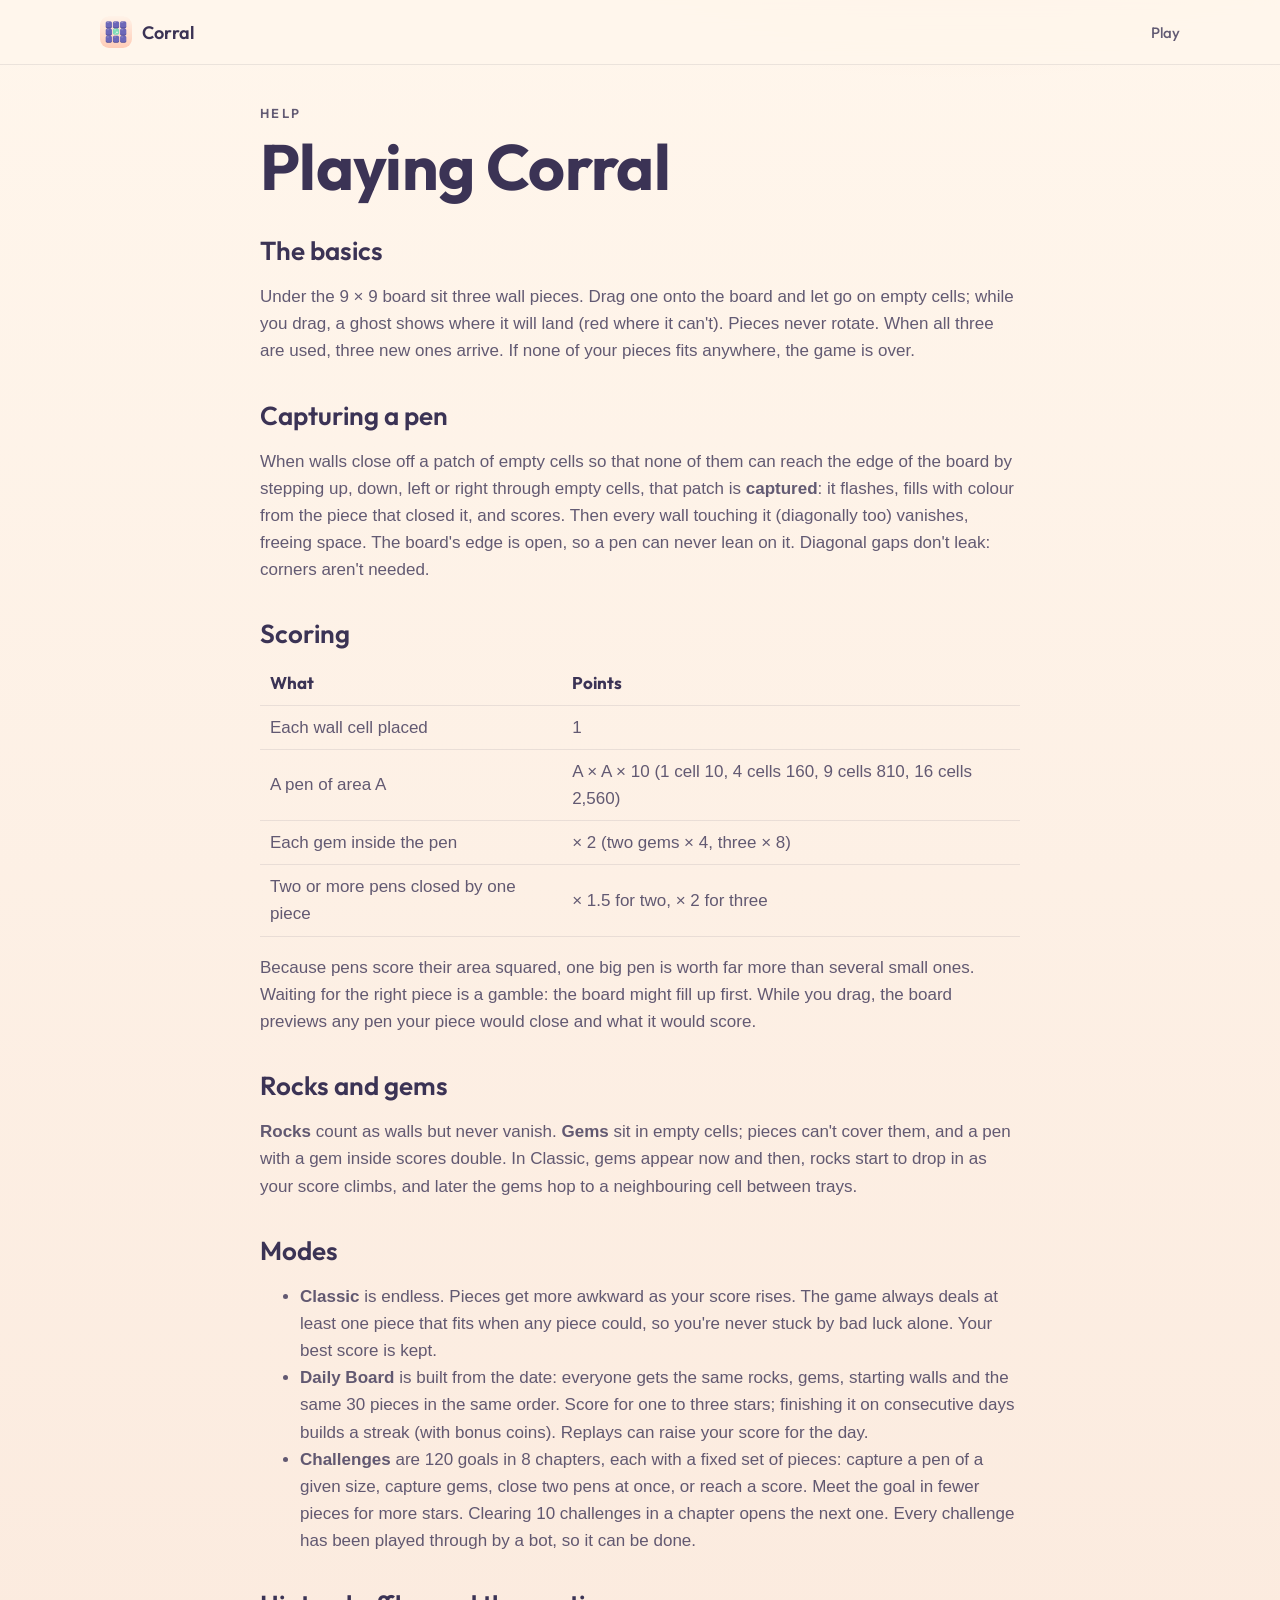
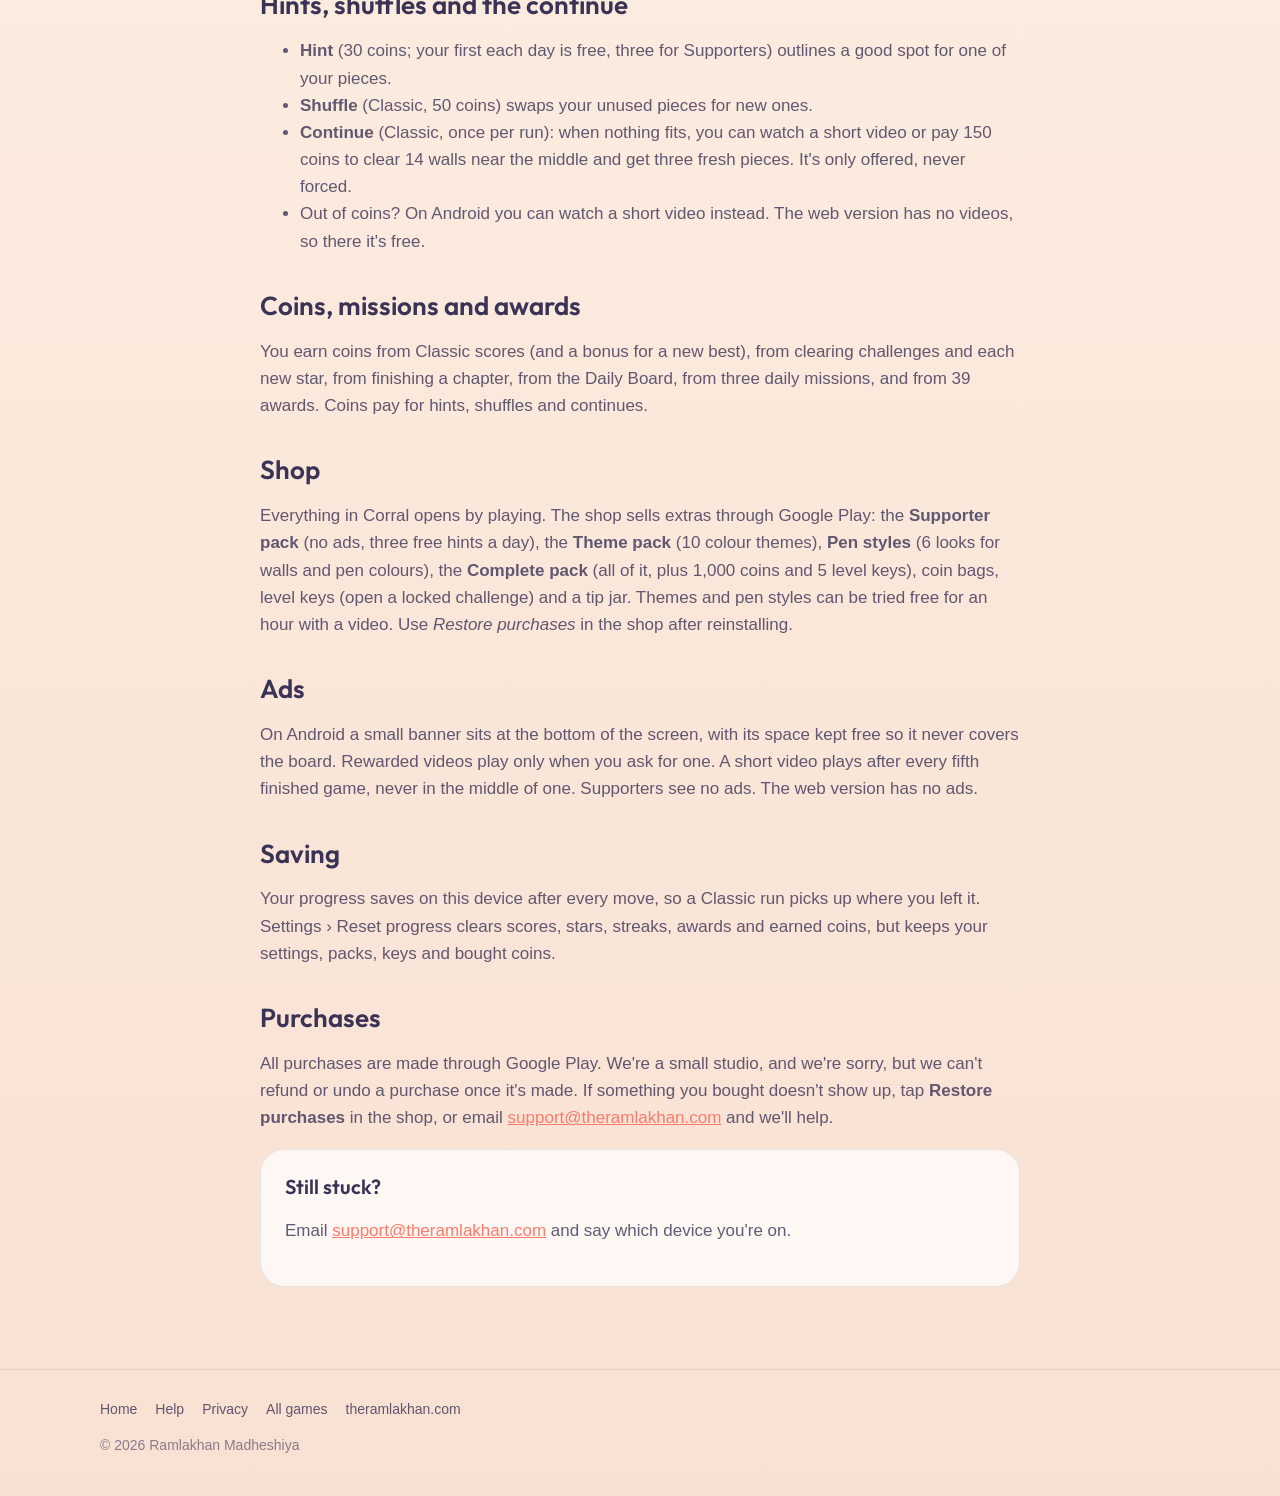
<file: web/help/index.html>
<!doctype html>
<html lang="en">
<head>
<meta charset="utf-8">
<meta name="viewport" content="width=device-width, initial-scale=1, viewport-fit=cover">
<title>Corral Help</title>
<meta name="description" content="How to play Corral: placing walls, capturing pens, scoring, gems, rocks, combos, the modes, stars, hints, purchases and saving.">
<meta name="theme-color" content="#FFF6EC">
<link rel="icon" href="../icon.svg" type="image/svg+xml">
<link rel="preconnect" href="https://fonts.googleapis.com">
<link rel="preconnect" href="https://fonts.gstatic.com" crossorigin>
<link href="https://fonts.googleapis.com/css2?family=Outfit:wght@400;500;600;700&display=swap" rel="stylesheet">
<link rel="stylesheet" href="../assets/site.css">
</head>
<body>
<header class="nav">
  <div class="container nav-inner">
    <a class="wordmark" href="../"><img src="../images/icon-512.png" alt="" width="32" height="32"><span>Corral</span></a>
    <a class="link" href="../play/">Play</a>
  </div>
</header>
<main class="container doc">
  <p class="eyebrow">Help</p>
  <h1>Playing Corral</h1>

  <h2>The basics</h2>
  <p>Under the 9 × 9 board sit three wall pieces. Drag one onto the board and let go on empty cells; while you drag, a ghost shows where it will land (red where it can't). Pieces never rotate. When all three are used, three new ones arrive. If none of your pieces fits anywhere, the game is over.</p>

  <h2>Capturing a pen</h2>
  <p>When walls close off a patch of empty cells so that none of them can reach the edge of the board by stepping up, down, left or right through empty cells, that patch is <strong>captured</strong>: it flashes, fills with colour from the piece that closed it, and scores. Then every wall touching it (diagonally too) vanishes, freeing space. The board's edge is open, so a pen can never lean on it. Diagonal gaps don't leak: corners aren't needed.</p>

  <h2>Scoring</h2>
  <table>
    <tr><th>What</th><th>Points</th></tr>
    <tr><td>Each wall cell placed</td><td>1</td></tr>
    <tr><td>A pen of area A</td><td>A × A × 10 (1 cell 10, 4 cells 160, 9 cells 810, 16 cells 2,560)</td></tr>
    <tr><td>Each gem inside the pen</td><td>× 2 (two gems × 4, three × 8)</td></tr>
    <tr><td>Two or more pens closed by one piece</td><td>× 1.5 for two, × 2 for three</td></tr>
  </table>
  <p>Because pens score their area squared, one big pen is worth far more than several small ones. Waiting for the right piece is a gamble: the board might fill up first. While you drag, the board previews any pen your piece would close and what it would score.</p>

  <h2>Rocks and gems</h2>
  <p><strong>Rocks</strong> count as walls but never vanish. <strong>Gems</strong> sit in empty cells; pieces can't cover them, and a pen with a gem inside scores double. In Classic, gems appear now and then, rocks start to drop in as your score climbs, and later the gems hop to a neighbouring cell between trays.</p>

  <h2>Modes</h2>
  <ul>
    <li><strong>Classic</strong> is endless. Pieces get more awkward as your score rises. The game always deals at least one piece that fits when any piece could, so you're never stuck by bad luck alone. Your best score is kept.</li>
    <li><strong>Daily Board</strong> is built from the date: everyone gets the same rocks, gems, starting walls and the same 30 pieces in the same order. Score for one to three stars; finishing it on consecutive days builds a streak (with bonus coins). Replays can raise your score for the day.</li>
    <li><strong>Challenges</strong> are 120 goals in 8 chapters, each with a fixed set of pieces: capture a pen of a given size, capture gems, close two pens at once, or reach a score. Meet the goal in fewer pieces for more stars. Clearing 10 challenges in a chapter opens the next one. Every challenge has been played through by a bot, so it can be done.</li>
  </ul>

  <h2>Hints, shuffles and the continue</h2>
  <ul>
    <li><strong>Hint</strong> (30 coins; your first each day is free, three for Supporters) outlines a good spot for one of your pieces.</li>
    <li><strong>Shuffle</strong> (Classic, 50 coins) swaps your unused pieces for new ones.</li>
    <li><strong>Continue</strong> (Classic, once per run): when nothing fits, you can watch a short video or pay 150 coins to clear 14 walls near the middle and get three fresh pieces. It's only offered, never forced.</li>
    <li>Out of coins? On Android you can watch a short video instead. The web version has no videos, so there it's free.</li>
  </ul>

  <h2>Coins, missions and awards</h2>
  <p>You earn coins from Classic scores (and a bonus for a new best), from clearing challenges and each new star, from finishing a chapter, from the Daily Board, from three daily missions, and from 39 awards. Coins pay for hints, shuffles and continues.</p>

  <h2>Shop</h2>
  <p>Everything in Corral opens by playing. The shop sells extras through Google Play: the <strong>Supporter pack</strong> (no ads, three free hints a day), the <strong>Theme pack</strong> (10 colour themes), <strong>Pen styles</strong> (6 looks for walls and pen colours), the <strong>Complete pack</strong> (all of it, plus 1,000 coins and 5 level keys), coin bags, level keys (open a locked challenge) and a tip jar. Themes and pen styles can be tried free for an hour with a video. Use <em>Restore purchases</em> in the shop after reinstalling.</p>

  <h2>Ads</h2>
  <p>On Android a small banner sits at the bottom of the screen, with its space kept free so it never covers the board. Rewarded videos play only when you ask for one. A short video plays after every fifth finished game, never in the middle of one. Supporters see no ads. The web version has no ads.</p>

  <h2>Saving</h2>
  <p>Your progress saves on this device after every move, so a Classic run picks up where you left it. Settings › Reset progress clears scores, stars, streaks, awards and earned coins, but keeps your settings, packs, keys and bought coins.</p>

  <h2>Purchases</h2>
  <p>All purchases are made through Google Play. We're a small studio, and we're sorry, but we can't refund or undo a purchase once it's made. If something you bought doesn't show up, tap <strong>Restore purchases</strong> in the shop, or email <a href="mailto:support@theramlakhan.com">support@theramlakhan.com</a> and we'll help.</p>

  <div class="card">
    <h3>Still stuck?</h3>
    <p>Email <a href="mailto:support@theramlakhan.com?subject=Corral%20help">support@theramlakhan.com</a> and say which device you're on.</p>
  </div>
</main>
<footer class="footer">
  <div class="container">
    <div class="footer-top">
      <nav class="footer-links" aria-label="Site"><a href="../">Home</a> <a href="./" aria-current="page">Help</a> <a href="../privacy/">Privacy</a> <a href="/games/">All games</a> <a href="https://theramlakhan.com/">theramlakhan.com</a></nav>
    </div>
    <p class="footer-meta">© 2026 Ramlakhan Madheshiya</p>
  </div>
</footer>
</body>
</html>
</file>
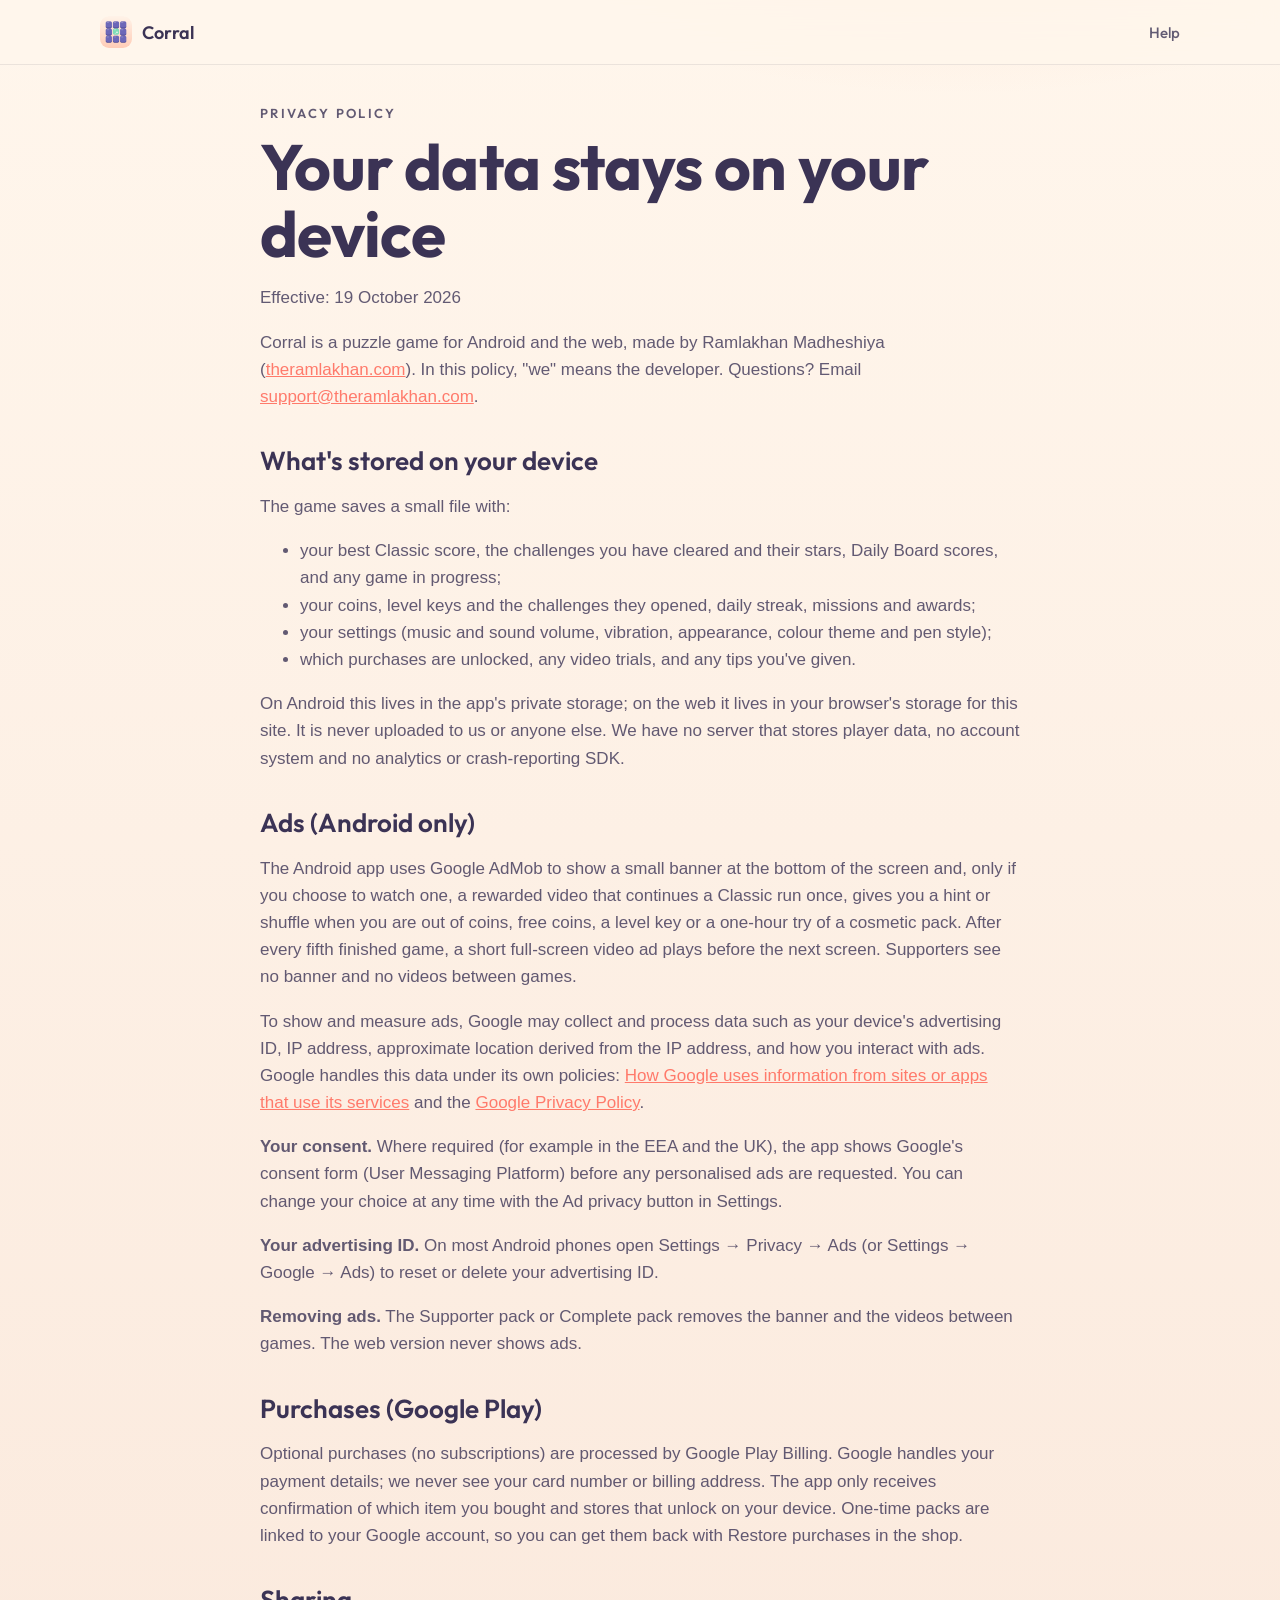
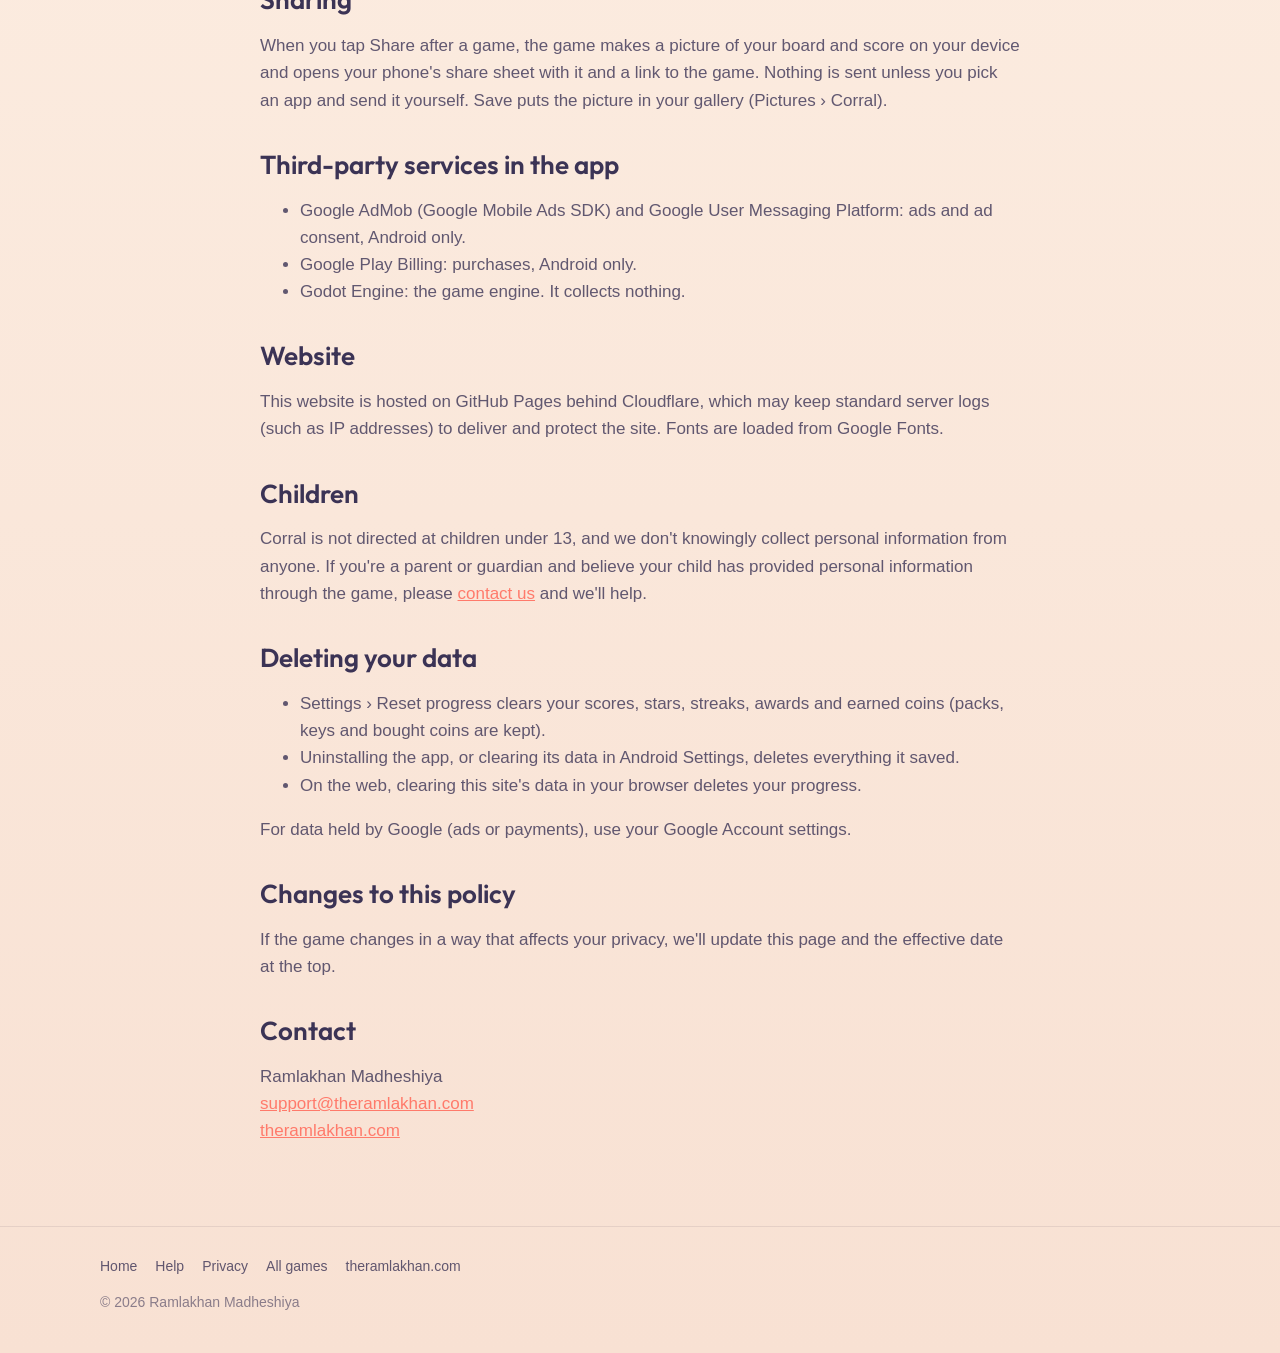
<file: web/privacy/index.html>
<!doctype html>
<html lang="en">
<head>
<meta charset="utf-8">
<meta name="viewport" content="width=device-width, initial-scale=1, viewport-fit=cover">
<title>Corral Privacy Policy</title>
<meta name="description" content="How Corral handles data: progress stays on your device; ads (Android) by Google AdMob; purchases by Google Play.">
<meta name="theme-color" content="#FFF6EC">
<link rel="icon" href="../icon.svg" type="image/svg+xml">
<link rel="preconnect" href="https://fonts.googleapis.com">
<link rel="preconnect" href="https://fonts.gstatic.com" crossorigin>
<link href="https://fonts.googleapis.com/css2?family=Outfit:wght@400;500;600;700&display=swap" rel="stylesheet">
<link rel="stylesheet" href="../assets/site.css">
</head>
<body>
<header class="nav">
  <div class="container nav-inner">
    <a class="wordmark" href="../"><img src="../images/icon-512.png" alt="" width="32" height="32"><span>Corral</span></a>
    <a class="link" href="../help/">Help</a>
  </div>
</header>
<main class="container doc">
  <p class="eyebrow">Privacy policy</p>
  <h1>Your data stays on your device</h1>
  <p>Effective: 19 October 2026</p>
  <p>Corral is a puzzle game for Android and the web, made by Ramlakhan Madheshiya (<a href="https://theramlakhan.com">theramlakhan.com</a>). In this policy, "we" means the developer. Questions? Email <a href="mailto:support@theramlakhan.com?subject=Corral%20privacy">support@theramlakhan.com</a>.</p>

  <h2>What's stored on your device</h2>
  <p>The game saves a small file with:</p>
  <ul>
    <li>your best Classic score, the challenges you have cleared and their stars, Daily Board scores, and any game in progress;</li>
    <li>your coins, level keys and the challenges they opened, daily streak, missions and awards;</li>
    <li>your settings (music and sound volume, vibration, appearance, colour theme and pen style);</li>
    <li>which purchases are unlocked, any video trials, and any tips you've given.</li>
  </ul>
  <p>On Android this lives in the app's private storage; on the web it lives in your browser's storage for this site. It is never uploaded to us or anyone else. We have no server that stores player data, no account system and no analytics or crash-reporting SDK.</p>

  <h2>Ads (Android only)</h2>
  <p>The Android app uses Google AdMob to show a small banner at the bottom of the screen and, only if you choose to watch one, a rewarded video that continues a Classic run once, gives you a hint or shuffle when you are out of coins, free coins, a level key or a one-hour try of a cosmetic pack. After every fifth finished game, a short full-screen video ad plays before the next screen. Supporters see no banner and no videos between games.</p>
  <p>To show and measure ads, Google may collect and process data such as your device's advertising ID, IP address, approximate location derived from the IP address, and how you interact with ads. Google handles this data under its own policies: <a href="https://policies.google.com/technologies/partner-sites">How Google uses information from sites or apps that use its services</a> and the <a href="https://policies.google.com/privacy">Google Privacy Policy</a>.</p>
  <p><strong>Your consent.</strong> Where required (for example in the EEA and the UK), the app shows Google's consent form (User Messaging Platform) before any personalised ads are requested. You can change your choice at any time with the Ad privacy button in Settings.</p>
  <p><strong>Your advertising ID.</strong> On most Android phones open Settings → Privacy → Ads (or Settings → Google → Ads) to reset or delete your advertising ID.</p>
  <p><strong>Removing ads.</strong> The Supporter pack or Complete pack removes the banner and the videos between games. The web version never shows ads.</p>

  <h2>Purchases (Google Play)</h2>
  <p>Optional purchases (no subscriptions) are processed by Google Play Billing. Google handles your payment details; we never see your card number or billing address. The app only receives confirmation of which item you bought and stores that unlock on your device. One-time packs are linked to your Google account, so you can get them back with Restore purchases in the shop.</p>

  <h2>Sharing</h2>
  <p>When you tap Share after a game, the game makes a picture of your board and score on your device and opens your phone's share sheet with it and a link to the game. Nothing is sent unless you pick an app and send it yourself. Save puts the picture in your gallery (Pictures › Corral).</p>

  <h2>Third-party services in the app</h2>
  <ul>
    <li>Google AdMob (Google Mobile Ads SDK) and Google User Messaging Platform: ads and ad consent, Android only.</li>
    <li>Google Play Billing: purchases, Android only.</li>
    <li>Godot Engine: the game engine. It collects nothing.</li>
  </ul>

  <h2>Website</h2>
  <p>This website is hosted on GitHub Pages behind Cloudflare, which may keep standard server logs (such as IP addresses) to deliver and protect the site. Fonts are loaded from Google Fonts.</p>

  <h2>Children</h2>
  <p>Corral is not directed at children under 13, and we don't knowingly collect personal information from anyone. If you're a parent or guardian and believe your child has provided personal information through the game, please <a href="mailto:support@theramlakhan.com?subject=Corral%20privacy">contact us</a> and we'll help.</p>

  <h2>Deleting your data</h2>
  <ul>
    <li>Settings › Reset progress clears your scores, stars, streaks, awards and earned coins (packs, keys and bought coins are kept).</li>
    <li>Uninstalling the app, or clearing its data in Android Settings, deletes everything it saved.</li>
    <li>On the web, clearing this site's data in your browser deletes your progress.</li>
  </ul>
  <p>For data held by Google (ads or payments), use your Google Account settings.</p>

  <h2>Changes to this policy</h2>
  <p>If the game changes in a way that affects your privacy, we'll update this page and the effective date at the top.</p>

  <h2>Contact</h2>
  <p>Ramlakhan Madheshiya<br>
  <a href="mailto:support@theramlakhan.com?subject=Corral%20privacy">support@theramlakhan.com</a><br>
  <a href="https://theramlakhan.com">theramlakhan.com</a></p>
</main>
<footer class="footer">
  <div class="container">
    <div class="footer-top">
      <nav class="footer-links" aria-label="Site"><a href="../">Home</a> <a href="../help/">Help</a> <a href="./" aria-current="page">Privacy</a> <a href="/games/">All games</a> <a href="https://theramlakhan.com/">theramlakhan.com</a></nav>
    </div>
    <p class="footer-meta">© 2026 Ramlakhan Madheshiya</p>
  </div>
</footer>
</body>
</html>
</file>
<file: web/assets/site.css>
/* Corral site. Soft pastel paper, chunky indigo walls, pens that fill with colour. */
:root {
  --bg: #FFF6EC;
  --bg-2: #F8E1D3;
  --card: rgba(255, 255, 255, .72);
  --line: rgba(59, 51, 85, .10);
  --ink: #3B3355;
  --ink-2: rgba(59, 51, 85, .80);
  --ink-3: rgba(59, 51, 85, .58);
  --accent: #FF7A6B;
  --accent-ink: #2A2244;
  --wall: #6C67B8;
  --mint: #7FDDB8;
  --peach: #FFB08A;
  --lilac: #B9A6FF;
  --gem: #3FD0E6;
  --display: "Outfit", -apple-system, BlinkMacSystemFont, "Segoe UI", system-ui, sans-serif;
  --text: -apple-system, BlinkMacSystemFont, "Segoe UI", Inter, Roboto, "Helvetica Neue", Arial, system-ui, sans-serif;
  --gutter: 20px;
  color-scheme: light dark;
}
@media (prefers-color-scheme: dark) {
  :root {
    --bg: #16152A;
    --bg-2: #2C2B4A;
    --card: rgba(255, 255, 255, .06);
    --line: rgba(255, 255, 255, .10);
    --ink: #F4F0FF;
    --ink-2: rgba(244, 240, 255, .80);
    --ink-3: rgba(244, 240, 255, .58);
    --accent: #FF8C7A;
    --wall: #C9C2FF;
  }
}
* { box-sizing: border-box; }
html { -webkit-text-size-adjust: 100%; }
body {
  margin: 0;
  background: radial-gradient(1100px 650px at 75% -10%, rgba(255, 176, 138, .35) 0%, transparent 60%), linear-gradient(180deg, var(--bg) 0%, var(--bg-2) 100%);
  background-color: var(--bg);
  color: var(--ink);
  font: 17px/1.6 var(--text);
  min-height: 100vh;
}
a { color: var(--accent); }
img { max-width: 100%; height: auto; display: block; }
.container { width: min(1080px, 100% - 2 * var(--gutter)); margin-inline: auto; }
.skip { position: absolute; left: -999px; }
.skip:focus { left: 12px; top: 12px; background: var(--accent); color: var(--accent-ink); padding: 8px 12px; border-radius: 10px; z-index: 9; }

.nav { position: sticky; top: 0; z-index: 5; backdrop-filter: blur(14px); background: color-mix(in srgb, var(--bg) 78%, transparent); border-bottom: 1px solid var(--line); }
.nav-inner { display: flex; align-items: center; justify-content: space-between; height: 64px; }
.wordmark { display: inline-flex; align-items: center; gap: 10px; color: var(--ink); text-decoration: none; font: 600 18px var(--display); }
.wordmark img { width: 32px; height: 32px; border-radius: 9px; }
.nav .link { color: var(--ink-2); text-decoration: none; font: 500 15px var(--display); }
.nav .link:hover { color: var(--ink); }

.hero { padding: 56px 0 24px; display: grid; gap: 40px; grid-template-columns: 1.1fr .9fr; align-items: center; }
.eyebrow { font: 600 13px var(--display); letter-spacing: .18em; text-transform: uppercase; color: var(--accent); margin: 0 0 12px; }
h1 { font: 700 clamp(40px, 6vw, 64px)/1.05 var(--display); margin: 0 0 16px; letter-spacing: -.01em; }
h2 { font: 600 clamp(28px, 3.6vw, 38px)/1.15 var(--display); margin: 0 0 12px; }
h3 { font: 600 20px/1.3 var(--display); margin: 0 0 6px; }
.lede { font-size: 19px; color: var(--ink-2); max-width: 34em; margin: 0 0 24px; }
.btn-row { display: flex; flex-wrap: wrap; gap: 12px; align-items: center; }
.btn { display: inline-flex; align-items: center; gap: 10px; padding: 14px 22px; border-radius: 999px; font: 600 16px var(--display); text-decoration: none; color: var(--ink); background: var(--card); border: 1px solid var(--line); min-height: 50px; box-shadow: 0 6px 0 -2px var(--line); }
.btn:hover { filter: brightness(1.04); }
.btn svg { width: 20px; height: 20px; }
.btn-primary { background: var(--accent); color: var(--accent-ink); border-color: transparent; box-shadow: 0 6px 0 -1px #C2483B; }
.meta { color: var(--ink-3); font-size: 14px; margin-top: 14px; }

.phone { border-radius: 30px; overflow: hidden; border: 1px solid var(--line); box-shadow: 0 40px 80px -30px rgba(59, 51, 85, .45); background: var(--bg); }
.hero .phone { max-width: 340px; margin-inline: auto; }
.shots { display: grid; grid-template-columns: repeat(3, 1fr); gap: 20px; margin: 24px 0 8px; }

section { padding: 48px 0; }
.features { display: grid; grid-template-columns: repeat(3, 1fr); gap: 18px; }
.feature { background: var(--card); border: 1px solid var(--line); border-radius: 24px; padding: 22px; }
.feature p { margin: 0; color: var(--ink-2); }
.tile { display: inline-grid; place-items: center; width: 40px; height: 40px; border-radius: 12px; font: 700 18px var(--display); margin-bottom: 12px; color: #fff; }
.tile.wall { background: var(--wall); box-shadow: 0 4px 0 #4B4693; color: #fff; }
.tile.mint { background: var(--mint); color: var(--accent-ink); }
.tile.peach { background: var(--peach); color: var(--accent-ink); }
.tile.lilac { background: var(--lilac); color: var(--accent-ink); }
.tile.gem { background: var(--gem); color: var(--accent-ink); }
.tile.rock { background: #A39BB3; box-shadow: 0 4px 0 #77708A; }

.doc { max-width: 760px; padding: 40px 0 64px; }
.doc h2 { margin-top: 36px; font-size: 26px; }
.doc p, .doc li { color: var(--ink-2); }
.card { background: var(--card); border: 1px solid var(--line); border-radius: 24px; padding: 24px; margin: 18px 0; }
table { border-collapse: collapse; width: 100%; margin: 12px 0; }
td, th { text-align: left; padding: 8px 10px; border-bottom: 1px solid var(--line); color: var(--ink-2); }
th { color: var(--ink); font-family: var(--display); }

.footer { border-top: 1px solid var(--line); padding: 28px 0 40px; color: var(--ink-3); font-size: 14px; }
.footer-top { display: flex; flex-wrap: wrap; gap: 16px; justify-content: space-between; align-items: center; }
.footer-links { display: flex; flex-wrap: wrap; gap: 18px; }
.footer-links a { color: var(--ink-2); text-decoration: none; }
.footer-links a:hover { color: var(--ink); }
.footer-meta { margin: 14px 0 0; }

@media (max-width: 820px) {
  .hero { grid-template-columns: 1fr; padding-top: 32px; }
  .hero .phone { max-width: 280px; }
  .features { grid-template-columns: 1fr; }
  .shots { grid-template-columns: repeat(3, minmax(160px, 1fr)); overflow-x: auto; scroll-snap-type: x mandatory; padding-bottom: 8px; }
  .shots .phone { scroll-snap-align: start; }
}
</file>
